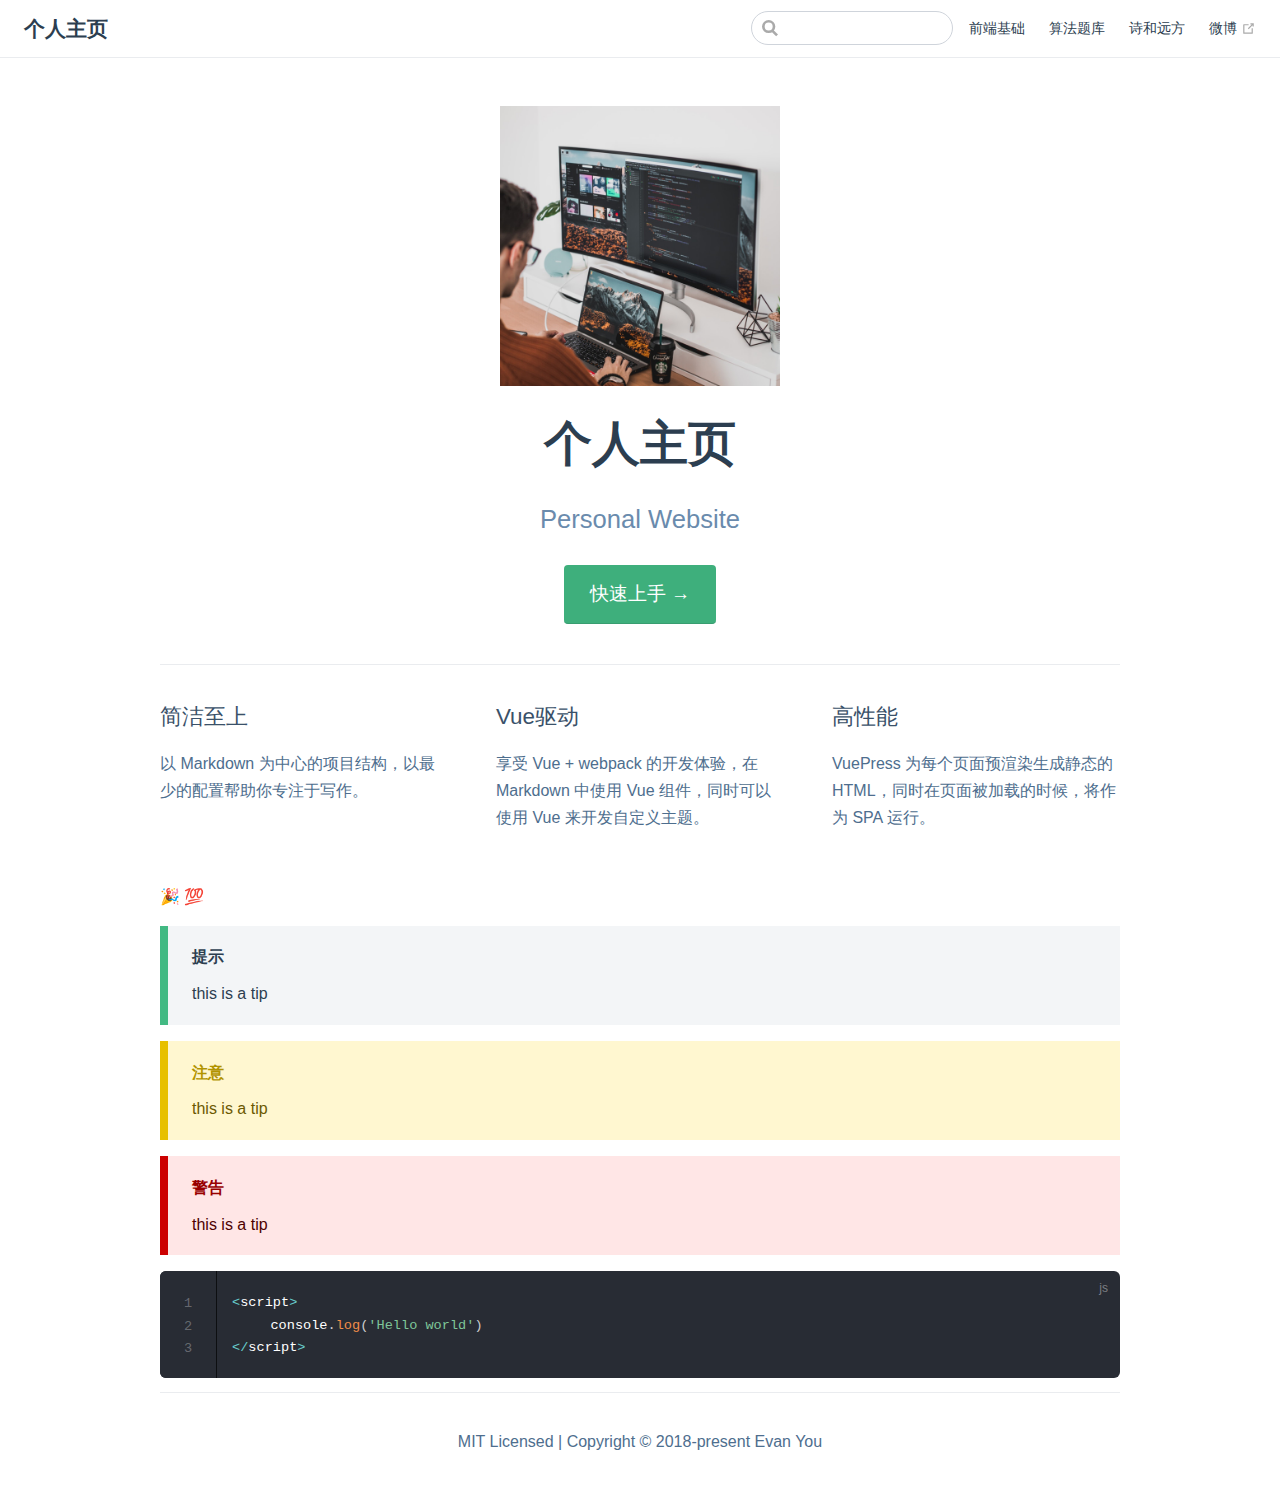
<file: index.html>
<!DOCTYPE html>
<html lang="en-US">
  <head>
    <meta charset="utf-8">
    <meta name="viewport" content="width=device-width,initial-scale=1">
    <title>个人主页</title>
    <meta name="generator" content="VuePress 1.9.7">
    <link rel="icon" href="/images/photo.jpg">
    <link rel="manifest" href="/images/photo.jpg">
    <link rel="apple-touch-icon" href="/images/photo.jpg">
    <meta name="description" content="Personal Website">
    <meta http-quiv="pragma" cotent="no-cache">
    <meta http-quiv="pragma" cotent="no-cache,must-revalidate">
    <meta http-quiv="expires" cotent="0">
    
    <link rel="preload" href="/assets/css/0.styles.cef1d1f4.css" as="style"><link rel="preload" href="/assets/js/app.2505327f.js" as="script"><link rel="preload" href="/assets/js/2.5cd5e632.js" as="script"><link rel="preload" href="/assets/js/7.28384bcd.js" as="script"><link rel="prefetch" href="/assets/js/10.49a73231.js"><link rel="prefetch" href="/assets/js/11.fc801663.js"><link rel="prefetch" href="/assets/js/3.918bf1d5.js"><link rel="prefetch" href="/assets/js/4.2e4b99cb.js"><link rel="prefetch" href="/assets/js/5.b2ef3f13.js"><link rel="prefetch" href="/assets/js/6.44c9a7ff.js"><link rel="prefetch" href="/assets/js/8.82dd7087.js"><link rel="prefetch" href="/assets/js/9.907a7867.js">
    <link rel="stylesheet" href="/assets/css/0.styles.cef1d1f4.css">
  </head>
  <body>
    <div id="app" data-server-rendered="true"><div class="theme-container no-sidebar"><header class="navbar"><div class="sidebar-button"><svg xmlns="http://www.w3.org/2000/svg" aria-hidden="true" role="img" viewBox="0 0 448 512" class="icon"><path fill="currentColor" d="M436 124H12c-6.627 0-12-5.373-12-12V80c0-6.627 5.373-12 12-12h424c6.627 0 12 5.373 12 12v32c0 6.627-5.373 12-12 12zm0 160H12c-6.627 0-12-5.373-12-12v-32c0-6.627 5.373-12 12-12h424c6.627 0 12 5.373 12 12v32c0 6.627-5.373 12-12 12zm0 160H12c-6.627 0-12-5.373-12-12v-32c0-6.627 5.373-12 12-12h424c6.627 0 12 5.373 12 12v32c0 6.627-5.373 12-12 12z"></path></svg></div> <a href="/" aria-current="page" class="home-link router-link-exact-active router-link-active"><!----> <span class="site-name">个人主页</span></a> <div class="links"><div class="search-box"><input aria-label="Search" autocomplete="off" spellcheck="false" value=""> <!----></div> <nav class="nav-links can-hide"><div class="nav-item"><a href="/accumulate/" class="nav-link">
  前端基础
</a></div><div class="nav-item"><a href="/algorithm/" class="nav-link">
  算法题库
</a></div><div class="nav-item"><a href="/others/" class="nav-link">
  诗和远方
</a></div><div class="nav-item"><a href="https://baidu.com" target="_blank" rel="noopener noreferrer" class="nav-link external">
  微博
  <span><svg xmlns="http://www.w3.org/2000/svg" aria-hidden="true" focusable="false" x="0px" y="0px" viewBox="0 0 100 100" width="15" height="15" class="icon outbound"><path fill="currentColor" d="M18.8,85.1h56l0,0c2.2,0,4-1.8,4-4v-32h-8v28h-48v-48h28v-8h-32l0,0c-2.2,0-4,1.8-4,4v56C14.8,83.3,16.6,85.1,18.8,85.1z"></path> <polygon fill="currentColor" points="45.7,48.7 51.3,54.3 77.2,28.5 77.2,37.2 85.2,37.2 85.2,14.9 62.8,14.9 62.8,22.9 71.5,22.9"></polygon></svg> <span class="sr-only">(opens new window)</span></span></a></div> <!----></nav></div></header> <div class="sidebar-mask"></div> <aside class="sidebar"><nav class="nav-links"><div class="nav-item"><a href="/accumulate/" class="nav-link">
  前端基础
</a></div><div class="nav-item"><a href="/algorithm/" class="nav-link">
  算法题库
</a></div><div class="nav-item"><a href="/others/" class="nav-link">
  诗和远方
</a></div><div class="nav-item"><a href="https://baidu.com" target="_blank" rel="noopener noreferrer" class="nav-link external">
  微博
  <span><svg xmlns="http://www.w3.org/2000/svg" aria-hidden="true" focusable="false" x="0px" y="0px" viewBox="0 0 100 100" width="15" height="15" class="icon outbound"><path fill="currentColor" d="M18.8,85.1h56l0,0c2.2,0,4-1.8,4-4v-32h-8v28h-48v-48h28v-8h-32l0,0c-2.2,0-4,1.8-4,4v56C14.8,83.3,16.6,85.1,18.8,85.1z"></path> <polygon fill="currentColor" points="45.7,48.7 51.3,54.3 77.2,28.5 77.2,37.2 85.2,37.2 85.2,14.9 62.8,14.9 62.8,22.9 71.5,22.9"></polygon></svg> <span class="sr-only">(opens new window)</span></span></a></div> <!----></nav>  <ul class="sidebar-links"><li><section class="sidebar-group depth-0"><p class="sidebar-heading open"><span>Home</span> <!----></p> <!----></section></li></ul> </aside> <main aria-labelledby="main-title" class="home"><header class="hero"><img src="/images/photo.jpg" alt="hero"> <h1 id="main-title">
      个人主页
    </h1> <p class="description">
      Personal Website
    </p> <p class="action"><a href="/guide.html" class="nav-link action-button">
  快速上手 →
</a></p></header> <div class="features"><div class="feature"><h2>简洁至上</h2> <p>以 Markdown 为中心的项目结构，以最少的配置帮助你专注于写作。</p></div><div class="feature"><h2>Vue驱动</h2> <p>享受 Vue + webpack 的开发体验，在 Markdown 中使用 Vue 组件，同时可以使用 Vue 来开发自定义主题。</p></div><div class="feature"><h2>高性能</h2> <p>VuePress 为每个页面预渲染生成静态的 HTML，同时在页面被加载的时候，将作为 SPA 运行。</p></div></div> <div class="theme-default-content custom content__default"><p>🎉 💯</p> <div class="custom-block tip"><p class="custom-block-title">提示</p> <p>this is a tip</p></div> <div class="custom-block warning"><p class="custom-block-title">注意</p> <p>this is a tip</p></div> <div class="custom-block danger"><p class="custom-block-title">警告</p> <p>this is a tip</p></div> <div class="language-js line-numbers-mode"><pre class="language-js"><code><span class="token operator">&lt;</span>script<span class="token operator">&gt;</span>
	console<span class="token punctuation">.</span><span class="token function">log</span><span class="token punctuation">(</span><span class="token string">'Hello world'</span><span class="token punctuation">)</span>
<span class="token operator">&lt;</span><span class="token operator">/</span>script<span class="token operator">&gt;</span>
</code></pre> <div class="line-numbers-wrapper"><span class="line-number">1</span><br><span class="line-number">2</span><br><span class="line-number">3</span><br></div></div></div> <div class="footer">
    MIT Licensed | Copyright © 2018-present Evan You
  </div></main></div><div class="global-ui"></div></div>
    <script src="/assets/js/app.2505327f.js" defer></script><script src="/assets/js/2.5cd5e632.js" defer></script><script src="/assets/js/7.28384bcd.js" defer></script>
  </body>
</html>
</file>
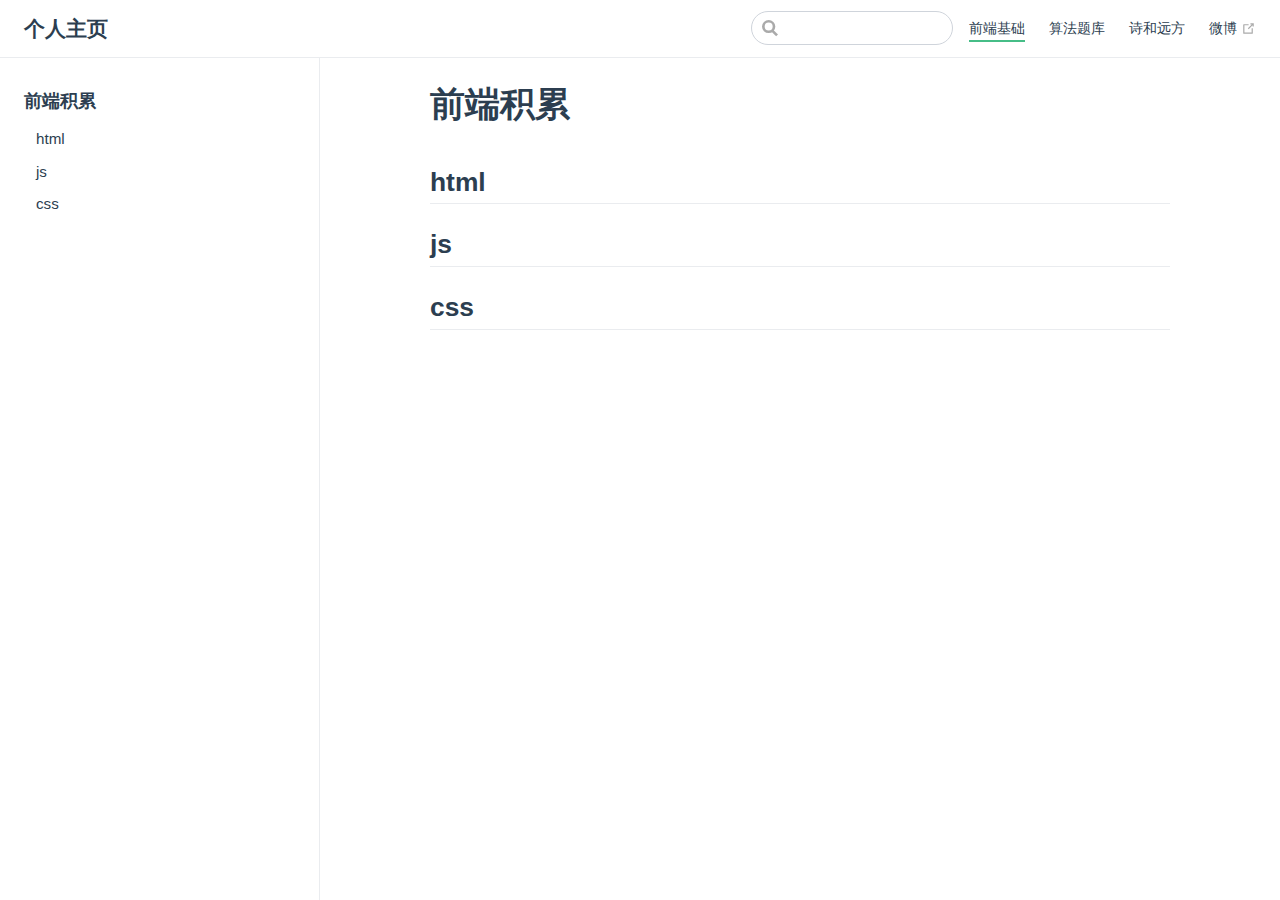
<file: accumulate/index.html>
<!DOCTYPE html>
<html lang="en-US">
  <head>
    <meta charset="utf-8">
    <meta name="viewport" content="width=device-width,initial-scale=1">
    <title>前端积累 | 个人主页</title>
    <meta name="generator" content="VuePress 1.9.7">
    <link rel="icon" href="/images/photo.jpg">
    <link rel="manifest" href="/images/photo.jpg">
    <link rel="apple-touch-icon" href="/images/photo.jpg">
    <meta name="description" content="Personal Website">
    <meta http-quiv="pragma" cotent="no-cache">
    <meta http-quiv="pragma" cotent="no-cache,must-revalidate">
    <meta http-quiv="expires" cotent="0">
    
    <link rel="preload" href="/assets/css/0.styles.cef1d1f4.css" as="style"><link rel="preload" href="/assets/js/app.2505327f.js" as="script"><link rel="preload" href="/assets/js/2.5cd5e632.js" as="script"><link rel="preload" href="/assets/js/8.82dd7087.js" as="script"><link rel="prefetch" href="/assets/js/10.49a73231.js"><link rel="prefetch" href="/assets/js/11.fc801663.js"><link rel="prefetch" href="/assets/js/3.918bf1d5.js"><link rel="prefetch" href="/assets/js/4.2e4b99cb.js"><link rel="prefetch" href="/assets/js/5.b2ef3f13.js"><link rel="prefetch" href="/assets/js/6.44c9a7ff.js"><link rel="prefetch" href="/assets/js/7.28384bcd.js"><link rel="prefetch" href="/assets/js/9.907a7867.js">
    <link rel="stylesheet" href="/assets/css/0.styles.cef1d1f4.css">
  </head>
  <body>
    <div id="app" data-server-rendered="true"><div class="theme-container"><header class="navbar"><div class="sidebar-button"><svg xmlns="http://www.w3.org/2000/svg" aria-hidden="true" role="img" viewBox="0 0 448 512" class="icon"><path fill="currentColor" d="M436 124H12c-6.627 0-12-5.373-12-12V80c0-6.627 5.373-12 12-12h424c6.627 0 12 5.373 12 12v32c0 6.627-5.373 12-12 12zm0 160H12c-6.627 0-12-5.373-12-12v-32c0-6.627 5.373-12 12-12h424c6.627 0 12 5.373 12 12v32c0 6.627-5.373 12-12 12zm0 160H12c-6.627 0-12-5.373-12-12v-32c0-6.627 5.373-12 12-12h424c6.627 0 12 5.373 12 12v32c0 6.627-5.373 12-12 12z"></path></svg></div> <a href="/" class="home-link router-link-active"><!----> <span class="site-name">个人主页</span></a> <div class="links"><div class="search-box"><input aria-label="Search" autocomplete="off" spellcheck="false" value=""> <!----></div> <nav class="nav-links can-hide"><div class="nav-item"><a href="/accumulate/" aria-current="page" class="nav-link router-link-exact-active router-link-active">
  前端基础
</a></div><div class="nav-item"><a href="/algorithm/" class="nav-link">
  算法题库
</a></div><div class="nav-item"><a href="/others/" class="nav-link">
  诗和远方
</a></div><div class="nav-item"><a href="https://baidu.com" target="_blank" rel="noopener noreferrer" class="nav-link external">
  微博
  <span><svg xmlns="http://www.w3.org/2000/svg" aria-hidden="true" focusable="false" x="0px" y="0px" viewBox="0 0 100 100" width="15" height="15" class="icon outbound"><path fill="currentColor" d="M18.8,85.1h56l0,0c2.2,0,4-1.8,4-4v-32h-8v28h-48v-48h28v-8h-32l0,0c-2.2,0-4,1.8-4,4v56C14.8,83.3,16.6,85.1,18.8,85.1z"></path> <polygon fill="currentColor" points="45.7,48.7 51.3,54.3 77.2,28.5 77.2,37.2 85.2,37.2 85.2,14.9 62.8,14.9 62.8,22.9 71.5,22.9"></polygon></svg> <span class="sr-only">(opens new window)</span></span></a></div> <!----></nav></div></header> <div class="sidebar-mask"></div> <aside class="sidebar"><nav class="nav-links"><div class="nav-item"><a href="/accumulate/" aria-current="page" class="nav-link router-link-exact-active router-link-active">
  前端基础
</a></div><div class="nav-item"><a href="/algorithm/" class="nav-link">
  算法题库
</a></div><div class="nav-item"><a href="/others/" class="nav-link">
  诗和远方
</a></div><div class="nav-item"><a href="https://baidu.com" target="_blank" rel="noopener noreferrer" class="nav-link external">
  微博
  <span><svg xmlns="http://www.w3.org/2000/svg" aria-hidden="true" focusable="false" x="0px" y="0px" viewBox="0 0 100 100" width="15" height="15" class="icon outbound"><path fill="currentColor" d="M18.8,85.1h56l0,0c2.2,0,4-1.8,4-4v-32h-8v28h-48v-48h28v-8h-32l0,0c-2.2,0-4,1.8-4,4v56C14.8,83.3,16.6,85.1,18.8,85.1z"></path> <polygon fill="currentColor" points="45.7,48.7 51.3,54.3 77.2,28.5 77.2,37.2 85.2,37.2 85.2,14.9 62.8,14.9 62.8,22.9 71.5,22.9"></polygon></svg> <span class="sr-only">(opens new window)</span></span></a></div> <!----></nav>  <ul class="sidebar-links"><li><section class="sidebar-group depth-0"><p class="sidebar-heading open"><span>前端积累</span> <!----></p> <ul class="sidebar-links sidebar-group-items"><li><a href="/accumulate/#html" class="sidebar-link">html</a><ul class="sidebar-sub-headers"></ul></li><li><a href="/accumulate/#js" class="sidebar-link">js</a><ul class="sidebar-sub-headers"></ul></li><li><a href="/accumulate/#css" class="sidebar-link">css</a><ul class="sidebar-sub-headers"></ul></li></ul></section></li></ul> </aside> <main class="page"> <div class="theme-default-content content__default"><h1 id="前端积累"><a href="#前端积累" class="header-anchor">#</a> 前端积累</h1> <h2 id="html"><a href="#html" class="header-anchor">#</a> html</h2> <h2 id="js"><a href="#js" class="header-anchor">#</a> js</h2> <h2 id="css"><a href="#css" class="header-anchor">#</a> css</h2></div> <footer class="page-edit"><!----> <!----></footer> <!----> </main></div><div class="global-ui"></div></div>
    <script src="/assets/js/app.2505327f.js" defer></script><script src="/assets/js/2.5cd5e632.js" defer></script><script src="/assets/js/8.82dd7087.js" defer></script>
  </body>
</html>
</file>
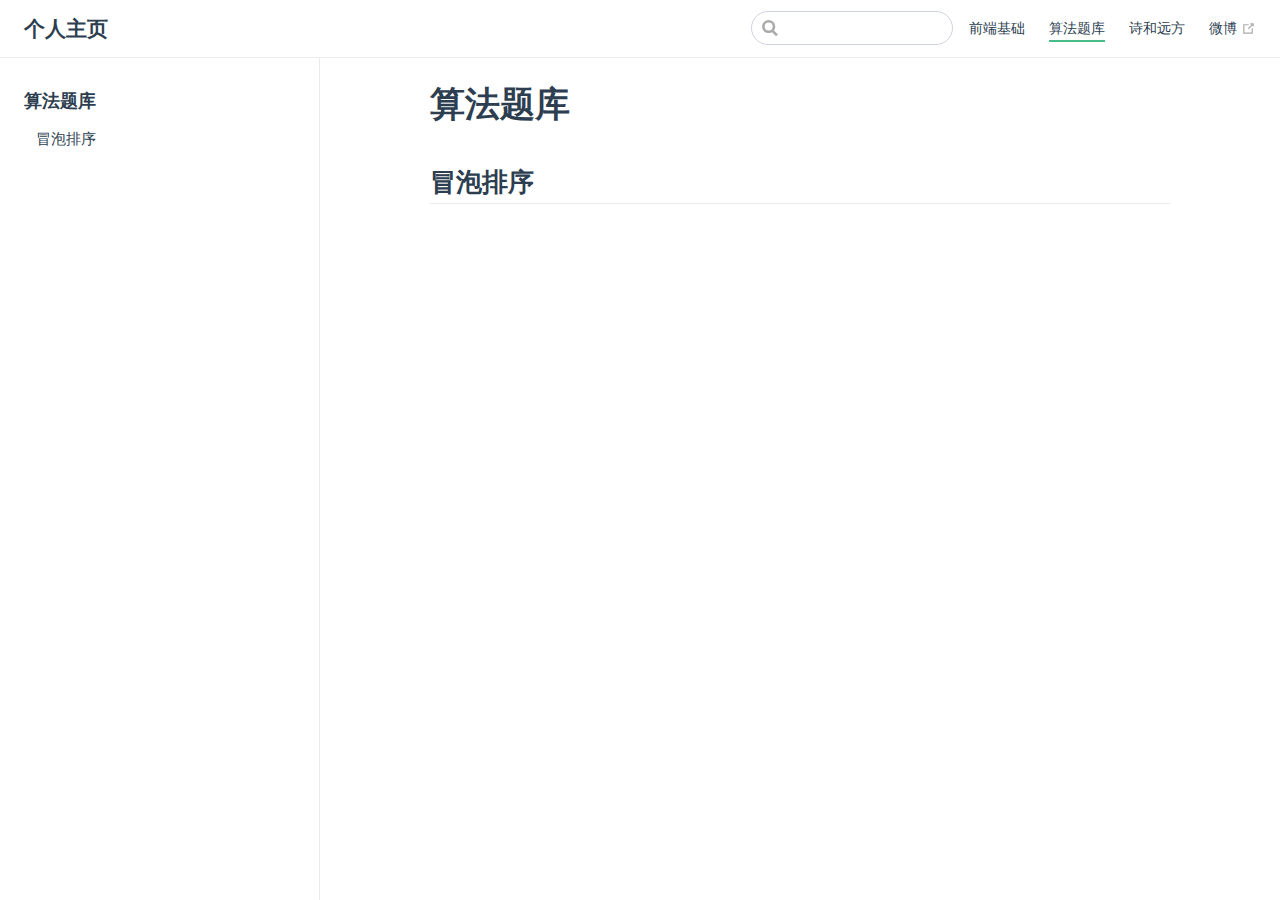
<file: algorithm/index.html>
<!DOCTYPE html>
<html lang="en-US">
  <head>
    <meta charset="utf-8">
    <meta name="viewport" content="width=device-width,initial-scale=1">
    <title>算法题库 | 个人主页</title>
    <meta name="generator" content="VuePress 1.9.7">
    <link rel="icon" href="/images/photo.jpg">
    <link rel="manifest" href="/images/photo.jpg">
    <link rel="apple-touch-icon" href="/images/photo.jpg">
    <meta name="description" content="Personal Website">
    <meta http-quiv="pragma" cotent="no-cache">
    <meta http-quiv="pragma" cotent="no-cache,must-revalidate">
    <meta http-quiv="expires" cotent="0">
    
    <link rel="preload" href="/assets/css/0.styles.cef1d1f4.css" as="style"><link rel="preload" href="/assets/js/app.2505327f.js" as="script"><link rel="preload" href="/assets/js/2.5cd5e632.js" as="script"><link rel="preload" href="/assets/js/9.907a7867.js" as="script"><link rel="prefetch" href="/assets/js/10.49a73231.js"><link rel="prefetch" href="/assets/js/11.fc801663.js"><link rel="prefetch" href="/assets/js/3.918bf1d5.js"><link rel="prefetch" href="/assets/js/4.2e4b99cb.js"><link rel="prefetch" href="/assets/js/5.b2ef3f13.js"><link rel="prefetch" href="/assets/js/6.44c9a7ff.js"><link rel="prefetch" href="/assets/js/7.28384bcd.js"><link rel="prefetch" href="/assets/js/8.82dd7087.js">
    <link rel="stylesheet" href="/assets/css/0.styles.cef1d1f4.css">
  </head>
  <body>
    <div id="app" data-server-rendered="true"><div class="theme-container"><header class="navbar"><div class="sidebar-button"><svg xmlns="http://www.w3.org/2000/svg" aria-hidden="true" role="img" viewBox="0 0 448 512" class="icon"><path fill="currentColor" d="M436 124H12c-6.627 0-12-5.373-12-12V80c0-6.627 5.373-12 12-12h424c6.627 0 12 5.373 12 12v32c0 6.627-5.373 12-12 12zm0 160H12c-6.627 0-12-5.373-12-12v-32c0-6.627 5.373-12 12-12h424c6.627 0 12 5.373 12 12v32c0 6.627-5.373 12-12 12zm0 160H12c-6.627 0-12-5.373-12-12v-32c0-6.627 5.373-12 12-12h424c6.627 0 12 5.373 12 12v32c0 6.627-5.373 12-12 12z"></path></svg></div> <a href="/" class="home-link router-link-active"><!----> <span class="site-name">个人主页</span></a> <div class="links"><div class="search-box"><input aria-label="Search" autocomplete="off" spellcheck="false" value=""> <!----></div> <nav class="nav-links can-hide"><div class="nav-item"><a href="/accumulate/" class="nav-link">
  前端基础
</a></div><div class="nav-item"><a href="/algorithm/" aria-current="page" class="nav-link router-link-exact-active router-link-active">
  算法题库
</a></div><div class="nav-item"><a href="/others/" class="nav-link">
  诗和远方
</a></div><div class="nav-item"><a href="https://baidu.com" target="_blank" rel="noopener noreferrer" class="nav-link external">
  微博
  <span><svg xmlns="http://www.w3.org/2000/svg" aria-hidden="true" focusable="false" x="0px" y="0px" viewBox="0 0 100 100" width="15" height="15" class="icon outbound"><path fill="currentColor" d="M18.8,85.1h56l0,0c2.2,0,4-1.8,4-4v-32h-8v28h-48v-48h28v-8h-32l0,0c-2.2,0-4,1.8-4,4v56C14.8,83.3,16.6,85.1,18.8,85.1z"></path> <polygon fill="currentColor" points="45.7,48.7 51.3,54.3 77.2,28.5 77.2,37.2 85.2,37.2 85.2,14.9 62.8,14.9 62.8,22.9 71.5,22.9"></polygon></svg> <span class="sr-only">(opens new window)</span></span></a></div> <!----></nav></div></header> <div class="sidebar-mask"></div> <aside class="sidebar"><nav class="nav-links"><div class="nav-item"><a href="/accumulate/" class="nav-link">
  前端基础
</a></div><div class="nav-item"><a href="/algorithm/" aria-current="page" class="nav-link router-link-exact-active router-link-active">
  算法题库
</a></div><div class="nav-item"><a href="/others/" class="nav-link">
  诗和远方
</a></div><div class="nav-item"><a href="https://baidu.com" target="_blank" rel="noopener noreferrer" class="nav-link external">
  微博
  <span><svg xmlns="http://www.w3.org/2000/svg" aria-hidden="true" focusable="false" x="0px" y="0px" viewBox="0 0 100 100" width="15" height="15" class="icon outbound"><path fill="currentColor" d="M18.8,85.1h56l0,0c2.2,0,4-1.8,4-4v-32h-8v28h-48v-48h28v-8h-32l0,0c-2.2,0-4,1.8-4,4v56C14.8,83.3,16.6,85.1,18.8,85.1z"></path> <polygon fill="currentColor" points="45.7,48.7 51.3,54.3 77.2,28.5 77.2,37.2 85.2,37.2 85.2,14.9 62.8,14.9 62.8,22.9 71.5,22.9"></polygon></svg> <span class="sr-only">(opens new window)</span></span></a></div> <!----></nav>  <ul class="sidebar-links"><li><section class="sidebar-group depth-0"><p class="sidebar-heading open"><span>算法题库</span> <!----></p> <ul class="sidebar-links sidebar-group-items"><li><a href="/algorithm/#冒泡排序" class="sidebar-link">冒泡排序</a><ul class="sidebar-sub-headers"></ul></li></ul></section></li></ul> </aside> <main class="page"> <div class="theme-default-content content__default"><h1 id="算法题库"><a href="#算法题库" class="header-anchor">#</a> 算法题库</h1> <h2 id="冒泡排序"><a href="#冒泡排序" class="header-anchor">#</a> 冒泡排序</h2></div> <footer class="page-edit"><!----> <!----></footer> <!----> </main></div><div class="global-ui"></div></div>
    <script src="/assets/js/app.2505327f.js" defer></script><script src="/assets/js/2.5cd5e632.js" defer></script><script src="/assets/js/9.907a7867.js" defer></script>
  </body>
</html>
</file>
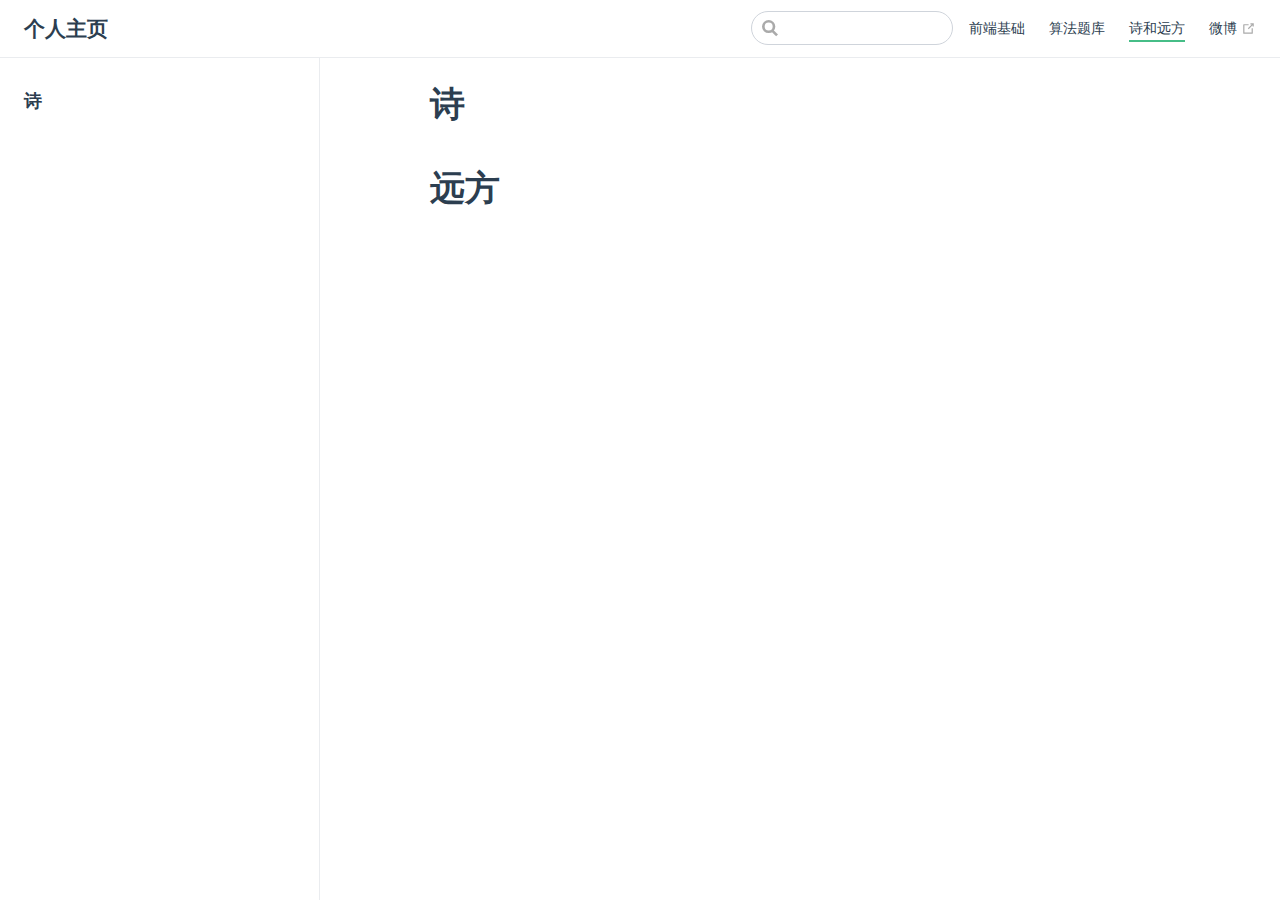
<file: others/index.html>
<!DOCTYPE html>
<html lang="en-US">
  <head>
    <meta charset="utf-8">
    <meta name="viewport" content="width=device-width,initial-scale=1">
    <title>诗 | 个人主页</title>
    <meta name="generator" content="VuePress 1.9.7">
    <link rel="icon" href="/images/photo.jpg">
    <link rel="manifest" href="/images/photo.jpg">
    <link rel="apple-touch-icon" href="/images/photo.jpg">
    <meta name="description" content="Personal Website">
    <meta http-quiv="pragma" cotent="no-cache">
    <meta http-quiv="pragma" cotent="no-cache,must-revalidate">
    <meta http-quiv="expires" cotent="0">
    
    <link rel="preload" href="/assets/css/0.styles.cef1d1f4.css" as="style"><link rel="preload" href="/assets/js/app.2505327f.js" as="script"><link rel="preload" href="/assets/js/2.5cd5e632.js" as="script"><link rel="preload" href="/assets/js/11.fc801663.js" as="script"><link rel="prefetch" href="/assets/js/10.49a73231.js"><link rel="prefetch" href="/assets/js/3.918bf1d5.js"><link rel="prefetch" href="/assets/js/4.2e4b99cb.js"><link rel="prefetch" href="/assets/js/5.b2ef3f13.js"><link rel="prefetch" href="/assets/js/6.44c9a7ff.js"><link rel="prefetch" href="/assets/js/7.28384bcd.js"><link rel="prefetch" href="/assets/js/8.82dd7087.js"><link rel="prefetch" href="/assets/js/9.907a7867.js">
    <link rel="stylesheet" href="/assets/css/0.styles.cef1d1f4.css">
  </head>
  <body>
    <div id="app" data-server-rendered="true"><div class="theme-container"><header class="navbar"><div class="sidebar-button"><svg xmlns="http://www.w3.org/2000/svg" aria-hidden="true" role="img" viewBox="0 0 448 512" class="icon"><path fill="currentColor" d="M436 124H12c-6.627 0-12-5.373-12-12V80c0-6.627 5.373-12 12-12h424c6.627 0 12 5.373 12 12v32c0 6.627-5.373 12-12 12zm0 160H12c-6.627 0-12-5.373-12-12v-32c0-6.627 5.373-12 12-12h424c6.627 0 12 5.373 12 12v32c0 6.627-5.373 12-12 12zm0 160H12c-6.627 0-12-5.373-12-12v-32c0-6.627 5.373-12 12-12h424c6.627 0 12 5.373 12 12v32c0 6.627-5.373 12-12 12z"></path></svg></div> <a href="/" class="home-link router-link-active"><!----> <span class="site-name">个人主页</span></a> <div class="links"><div class="search-box"><input aria-label="Search" autocomplete="off" spellcheck="false" value=""> <!----></div> <nav class="nav-links can-hide"><div class="nav-item"><a href="/accumulate/" class="nav-link">
  前端基础
</a></div><div class="nav-item"><a href="/algorithm/" class="nav-link">
  算法题库
</a></div><div class="nav-item"><a href="/others/" aria-current="page" class="nav-link router-link-exact-active router-link-active">
  诗和远方
</a></div><div class="nav-item"><a href="https://baidu.com" target="_blank" rel="noopener noreferrer" class="nav-link external">
  微博
  <span><svg xmlns="http://www.w3.org/2000/svg" aria-hidden="true" focusable="false" x="0px" y="0px" viewBox="0 0 100 100" width="15" height="15" class="icon outbound"><path fill="currentColor" d="M18.8,85.1h56l0,0c2.2,0,4-1.8,4-4v-32h-8v28h-48v-48h28v-8h-32l0,0c-2.2,0-4,1.8-4,4v56C14.8,83.3,16.6,85.1,18.8,85.1z"></path> <polygon fill="currentColor" points="45.7,48.7 51.3,54.3 77.2,28.5 77.2,37.2 85.2,37.2 85.2,14.9 62.8,14.9 62.8,22.9 71.5,22.9"></polygon></svg> <span class="sr-only">(opens new window)</span></span></a></div> <!----></nav></div></header> <div class="sidebar-mask"></div> <aside class="sidebar"><nav class="nav-links"><div class="nav-item"><a href="/accumulate/" class="nav-link">
  前端基础
</a></div><div class="nav-item"><a href="/algorithm/" class="nav-link">
  算法题库
</a></div><div class="nav-item"><a href="/others/" aria-current="page" class="nav-link router-link-exact-active router-link-active">
  诗和远方
</a></div><div class="nav-item"><a href="https://baidu.com" target="_blank" rel="noopener noreferrer" class="nav-link external">
  微博
  <span><svg xmlns="http://www.w3.org/2000/svg" aria-hidden="true" focusable="false" x="0px" y="0px" viewBox="0 0 100 100" width="15" height="15" class="icon outbound"><path fill="currentColor" d="M18.8,85.1h56l0,0c2.2,0,4-1.8,4-4v-32h-8v28h-48v-48h28v-8h-32l0,0c-2.2,0-4,1.8-4,4v56C14.8,83.3,16.6,85.1,18.8,85.1z"></path> <polygon fill="currentColor" points="45.7,48.7 51.3,54.3 77.2,28.5 77.2,37.2 85.2,37.2 85.2,14.9 62.8,14.9 62.8,22.9 71.5,22.9"></polygon></svg> <span class="sr-only">(opens new window)</span></span></a></div> <!----></nav>  <ul class="sidebar-links"><li><section class="sidebar-group depth-0"><p class="sidebar-heading open"><span>诗</span> <!----></p> <!----></section></li></ul> </aside> <main class="page"> <div class="theme-default-content content__default"><h1 id="诗"><a href="#诗" class="header-anchor">#</a> 诗</h1> <h1 id="远方"><a href="#远方" class="header-anchor">#</a> 远方</h1></div> <footer class="page-edit"><!----> <!----></footer> <!----> </main></div><div class="global-ui"></div></div>
    <script src="/assets/js/app.2505327f.js" defer></script><script src="/assets/js/2.5cd5e632.js" defer></script><script src="/assets/js/11.fc801663.js" defer></script>
  </body>
</html>
</file>
<file: assets/css/0.styles.cef1d1f4.css>
code[class*=language-],pre[class*=language-]{color:#ccc;background:none;font-family:Consolas,Monaco,Andale Mono,Ubuntu Mono,monospace;font-size:1em;text-align:left;white-space:pre;word-spacing:normal;word-break:normal;word-wrap:normal;line-height:1.5;tab-size:4;-webkit-hyphens:none;hyphens:none}pre[class*=language-]{padding:1em;margin:.5em 0;overflow:auto}:not(pre)>code[class*=language-],pre[class*=language-]{background:#2d2d2d}:not(pre)>code[class*=language-]{padding:.1em;border-radius:.3em;white-space:normal}.token.block-comment,.token.cdata,.token.comment,.token.doctype,.token.prolog{color:#999}.token.punctuation{color:#ccc}.token.attr-name,.token.deleted,.token.namespace,.token.tag{color:#e2777a}.token.function-name{color:#6196cc}.token.boolean,.token.function,.token.number{color:#f08d49}.token.class-name,.token.constant,.token.property,.token.symbol{color:#f8c555}.token.atrule,.token.builtin,.token.important,.token.keyword,.token.selector{color:#cc99cd}.token.attr-value,.token.char,.token.regex,.token.string,.token.variable{color:#7ec699}.token.entity,.token.operator,.token.url{color:#67cdcc}.token.bold,.token.important{font-weight:700}.token.italic{font-style:italic}.token.entity{cursor:help}.token.inserted{color:green}.theme-default-content code{color:#476582;padding:.25rem .5rem;margin:0;font-size:.85em;background-color:rgba(27,31,35,.05);border-radius:3px}.theme-default-content code .token.deleted{color:#ec5975}.theme-default-content code .token.inserted{color:#3eaf7c}.theme-default-content pre,.theme-default-content pre[class*=language-]{line-height:1.4;padding:1.25rem 1.5rem;margin:.85rem 0;background-color:#282c34;border-radius:6px;overflow:auto}.theme-default-content pre[class*=language-] code,.theme-default-content pre code{color:#fff;padding:0;background-color:initial;border-radius:0}div[class*=language-]{position:relative;background-color:#282c34;border-radius:6px}div[class*=language-] .highlight-lines{-webkit-user-select:none;user-select:none;padding-top:1.3rem;position:absolute;top:0;left:0;width:100%;line-height:1.4}div[class*=language-] .highlight-lines .highlighted{background-color:rgba(0,0,0,.66)}div[class*=language-] pre,div[class*=language-] pre[class*=language-]{background:transparent;position:relative;z-index:1}div[class*=language-]:before{position:absolute;z-index:3;top:.8em;right:1em;font-size:.75rem;color:hsla(0,0%,100%,.4)}div[class*=language-]:not(.line-numbers-mode) .line-numbers-wrapper{display:none}div[class*=language-].line-numbers-mode .highlight-lines .highlighted{position:relative}div[class*=language-].line-numbers-mode .highlight-lines .highlighted:before{content:" ";position:absolute;z-index:3;left:0;top:0;display:block;width:3.5rem;height:100%;background-color:rgba(0,0,0,.66)}div[class*=language-].line-numbers-mode pre{padding-left:4.5rem;vertical-align:middle}div[class*=language-].line-numbers-mode .line-numbers-wrapper{position:absolute;top:0;width:3.5rem;text-align:center;color:hsla(0,0%,100%,.3);padding:1.25rem 0;line-height:1.4}div[class*=language-].line-numbers-mode .line-numbers-wrapper br{-webkit-user-select:none;user-select:none}div[class*=language-].line-numbers-mode .line-numbers-wrapper .line-number{position:relative;z-index:4;-webkit-user-select:none;user-select:none;font-size:.85em}div[class*=language-].line-numbers-mode:after{content:"";position:absolute;z-index:2;top:0;left:0;width:3.5rem;height:100%;border-radius:6px 0 0 6px;border-right:1px solid rgba(0,0,0,.66);background-color:#282c34}div[class~=language-js]:before{content:"js"}div[class~=language-ts]:before{content:"ts"}div[class~=language-html]:before{content:"html"}div[class~=language-md]:before{content:"md"}div[class~=language-vue]:before{content:"vue"}div[class~=language-css]:before{content:"css"}div[class~=language-sass]:before{content:"sass"}div[class~=language-scss]:before{content:"scss"}div[class~=language-less]:before{content:"less"}div[class~=language-stylus]:before{content:"stylus"}div[class~=language-go]:before{content:"go"}div[class~=language-java]:before{content:"java"}div[class~=language-c]:before{content:"c"}div[class~=language-sh]:before{content:"sh"}div[class~=language-yaml]:before{content:"yaml"}div[class~=language-py]:before{content:"py"}div[class~=language-docker]:before{content:"docker"}div[class~=language-dockerfile]:before{content:"dockerfile"}div[class~=language-makefile]:before{content:"makefile"}div[class~=language-javascript]:before{content:"js"}div[class~=language-typescript]:before{content:"ts"}div[class~=language-markup]:before{content:"html"}div[class~=language-markdown]:before{content:"md"}div[class~=language-json]:before{content:"json"}div[class~=language-ruby]:before{content:"rb"}div[class~=language-python]:before{content:"py"}div[class~=language-bash]:before{content:"sh"}div[class~=language-php]:before{content:"php"}.custom-block .custom-block-title{font-weight:600;margin-bottom:-.4rem}.custom-block.danger,.custom-block.tip,.custom-block.warning{padding:.1rem 1.5rem;border-left-width:.5rem;border-left-style:solid;margin:1rem 0}.custom-block.tip{background-color:#f3f5f7;border-color:#42b983}.custom-block.warning{background-color:rgba(255,229,100,.3);border-color:#e7c000;color:#6b5900}.custom-block.warning .custom-block-title{color:#b29400}.custom-block.warning a{color:#2c3e50}.custom-block.danger{background-color:#ffe6e6;border-color:#c00;color:#4d0000}.custom-block.danger .custom-block-title{color:#900}.custom-block.danger a{color:#2c3e50}.custom-block.details{display:block;position:relative;border-radius:2px;margin:1.6em 0;padding:1.6em;background-color:#eee}.custom-block.details h4{margin-top:0}.custom-block.details figure:last-child,.custom-block.details p:last-child{margin-bottom:0;padding-bottom:0}.custom-block.details summary{outline:none;cursor:pointer}.arrow{display:inline-block;width:0;height:0}.arrow.up{border-bottom:6px solid #ccc}.arrow.down,.arrow.up{border-left:4px solid transparent;border-right:4px solid transparent}.arrow.down{border-top:6px solid #ccc}.arrow.right{border-left:6px solid #ccc}.arrow.left,.arrow.right{border-top:4px solid transparent;border-bottom:4px solid transparent}.arrow.left{border-right:6px solid #ccc}.theme-default-content:not(.custom){max-width:740px;margin:0 auto;padding:2rem 2.5rem}@media (max-width:959px){.theme-default-content:not(.custom){padding:2rem}}@media (max-width:419px){.theme-default-content:not(.custom){padding:1.5rem}}.table-of-contents .badge{vertical-align:middle}body,html{padding:0;margin:0;background-color:#fff}body{font-family:-apple-system,BlinkMacSystemFont,Segoe UI,Roboto,Oxygen,Ubuntu,Cantarell,Fira Sans,Droid Sans,Helvetica Neue,sans-serif;-webkit-font-smoothing:antialiased;-moz-osx-font-smoothing:grayscale;font-size:16px;color:#2c3e50}.page{padding-left:20rem}.navbar{z-index:20;right:0;height:3.6rem;background-color:#fff;box-sizing:border-box;border-bottom:1px solid #eaecef}.navbar,.sidebar-mask{position:fixed;top:0;left:0}.sidebar-mask{z-index:9;width:100vw;height:100vh;display:none}.sidebar{font-size:16px;background-color:#fff;width:20rem;position:fixed;z-index:10;margin:0;top:3.6rem;left:0;bottom:0;box-sizing:border-box;border-right:1px solid #eaecef;overflow-y:auto}.theme-default-content:not(.custom)>:first-child{margin-top:3.6rem}.theme-default-content:not(.custom) a:hover{text-decoration:underline}.theme-default-content:not(.custom) p.demo{padding:1rem 1.5rem;border:1px solid #ddd;border-radius:4px}.theme-default-content:not(.custom) img{max-width:100%}.theme-default-content.custom{padding:0;margin:0}.theme-default-content.custom img{max-width:100%}a{font-weight:500;text-decoration:none}a,p a code{color:#3eaf7c}p a code{font-weight:400}kbd{background:#eee;border:.15rem solid #ddd;border-bottom:.25rem solid #ddd;border-radius:.15rem;padding:0 .15em}blockquote{font-size:1rem;color:#999;border-left:.2rem solid #dfe2e5;margin:1rem 0;padding:.25rem 0 .25rem 1rem}blockquote>p{margin:0}ol,ul{padding-left:1.2em}strong{font-weight:600}h1,h2,h3,h4,h5,h6{font-weight:600;line-height:1.25}.theme-default-content:not(.custom)>h1,.theme-default-content:not(.custom)>h2,.theme-default-content:not(.custom)>h3,.theme-default-content:not(.custom)>h4,.theme-default-content:not(.custom)>h5,.theme-default-content:not(.custom)>h6{margin-top:-3.1rem;padding-top:4.6rem;margin-bottom:0}.theme-default-content:not(.custom)>h1:first-child,.theme-default-content:not(.custom)>h2:first-child,.theme-default-content:not(.custom)>h3:first-child,.theme-default-content:not(.custom)>h4:first-child,.theme-default-content:not(.custom)>h5:first-child,.theme-default-content:not(.custom)>h6:first-child{margin-top:-1.5rem;margin-bottom:1rem}.theme-default-content:not(.custom)>h1:first-child+.custom-block,.theme-default-content:not(.custom)>h1:first-child+p,.theme-default-content:not(.custom)>h1:first-child+pre,.theme-default-content:not(.custom)>h2:first-child+.custom-block,.theme-default-content:not(.custom)>h2:first-child+p,.theme-default-content:not(.custom)>h2:first-child+pre,.theme-default-content:not(.custom)>h3:first-child+.custom-block,.theme-default-content:not(.custom)>h3:first-child+p,.theme-default-content:not(.custom)>h3:first-child+pre,.theme-default-content:not(.custom)>h4:first-child+.custom-block,.theme-default-content:not(.custom)>h4:first-child+p,.theme-default-content:not(.custom)>h4:first-child+pre,.theme-default-content:not(.custom)>h5:first-child+.custom-block,.theme-default-content:not(.custom)>h5:first-child+p,.theme-default-content:not(.custom)>h5:first-child+pre,.theme-default-content:not(.custom)>h6:first-child+.custom-block,.theme-default-content:not(.custom)>h6:first-child+p,.theme-default-content:not(.custom)>h6:first-child+pre{margin-top:2rem}h1:focus .header-anchor,h1:hover .header-anchor,h2:focus .header-anchor,h2:hover .header-anchor,h3:focus .header-anchor,h3:hover .header-anchor,h4:focus .header-anchor,h4:hover .header-anchor,h5:focus .header-anchor,h5:hover .header-anchor,h6:focus .header-anchor,h6:hover .header-anchor{opacity:1}h1{font-size:2.2rem}h2{font-size:1.65rem;padding-bottom:.3rem;border-bottom:1px solid #eaecef}h3{font-size:1.35rem}a.header-anchor{font-size:.85em;float:left;margin-left:-.87em;padding-right:.23em;margin-top:.125em;opacity:0}a.header-anchor:focus,a.header-anchor:hover{text-decoration:none}.line-number,code,kbd{font-family:source-code-pro,Menlo,Monaco,Consolas,Courier New,monospace}ol,p,ul{line-height:1.7}hr{border:0;border-top:1px solid #eaecef}table{border-collapse:collapse;margin:1rem 0;display:block;overflow-x:auto}tr{border-top:1px solid #dfe2e5}tr:nth-child(2n){background-color:#f6f8fa}td,th{border:1px solid #dfe2e5;padding:.6em 1em}.theme-container.sidebar-open .sidebar-mask{display:block}.theme-container.no-navbar .theme-default-content:not(.custom)>h1,.theme-container.no-navbar h2,.theme-container.no-navbar h3,.theme-container.no-navbar h4,.theme-container.no-navbar h5,.theme-container.no-navbar h6{margin-top:1.5rem;padding-top:0}.theme-container.no-navbar .sidebar{top:0}@media (min-width:720px){.theme-container.no-sidebar .sidebar{display:none}.theme-container.no-sidebar .page{padding-left:0}}@media (max-width:959px){.sidebar{font-size:15px;width:16.4rem}.page{padding-left:16.4rem}}@media (max-width:719px){.sidebar{top:0;padding-top:3.6rem;transform:translateX(-100%);transition:transform .2s ease}.page{padding-left:0}.theme-container.sidebar-open .sidebar{transform:translateX(0)}.theme-container.no-navbar .sidebar{padding-top:0}}@media (max-width:419px){h1{font-size:1.9rem}.theme-default-content div[class*=language-]{margin:.85rem -1.5rem;border-radius:0}}#nprogress{pointer-events:none}#nprogress .bar{background:#3eaf7c;position:fixed;z-index:1031;top:0;left:0;width:100%;height:2px}#nprogress .peg{display:block;position:absolute;right:0;width:100px;height:100%;box-shadow:0 0 10px #3eaf7c,0 0 5px #3eaf7c;opacity:1;transform:rotate(3deg) translateY(-4px)}#nprogress .spinner{display:block;position:fixed;z-index:1031;top:15px;right:15px}#nprogress .spinner-icon{width:18px;height:18px;box-sizing:border-box;border-color:#3eaf7c transparent transparent #3eaf7c;border-style:solid;border-width:2px;border-radius:50%;animation:nprogress-spinner .4s linear infinite}.nprogress-custom-parent{overflow:hidden;position:relative}.nprogress-custom-parent #nprogress .bar,.nprogress-custom-parent #nprogress .spinner{position:absolute}@keyframes nprogress-spinner{0%{transform:rotate(0deg)}to{transform:rotate(1turn)}}.icon.outbound{color:#aaa;display:inline-block;vertical-align:middle;position:relative;top:-1px}.sr-only{position:absolute;width:1px;height:1px;padding:0;margin:-1px;overflow:hidden;clip:rect(0,0,0,0);white-space:nowrap;border-width:0}.home{padding:3.6rem 2rem 0;max-width:960px;margin:0 auto;display:block}.home .hero{text-align:center}.home .hero img{max-width:100%;max-height:280px;display:block;margin:3rem auto 1.5rem}.home .hero h1{font-size:3rem}.home .hero .action,.home .hero .description,.home .hero h1{margin:1.8rem auto}.home .hero .description{max-width:35rem;font-size:1.6rem;line-height:1.3;color:#6a8bad}.home .hero .action-button{display:inline-block;font-size:1.2rem;color:#fff;background-color:#3eaf7c;padding:.8rem 1.6rem;border-radius:4px;transition:background-color .1s ease;box-sizing:border-box;border-bottom:1px solid #389d70}.home .hero .action-button:hover{background-color:#4abf8a}.home .features{border-top:1px solid #eaecef;padding:1.2rem 0;margin-top:2.5rem;display:flex;flex-wrap:wrap;align-items:flex-start;align-content:stretch;justify-content:space-between}.home .feature{flex-grow:1;flex-basis:30%;max-width:30%}.home .feature h2{font-size:1.4rem;font-weight:500;border-bottom:none;padding-bottom:0;color:#3a5169}.home .feature p{color:#4e6e8e}.home .footer{padding:2.5rem;border-top:1px solid #eaecef;text-align:center;color:#4e6e8e}@media (max-width:719px){.home .features{flex-direction:column}.home .feature{max-width:100%;padding:0 2.5rem}}@media (max-width:419px){.home{padding-left:1.5rem;padding-right:1.5rem}.home .hero img{max-height:210px;margin:2rem auto 1.2rem}.home .hero h1{font-size:2rem}.home .hero .action,.home .hero .description,.home .hero h1{margin:1.2rem auto}.home .hero .description{font-size:1.2rem}.home .hero .action-button{font-size:1rem;padding:.6rem 1.2rem}.home .feature h2{font-size:1.25rem}}.search-box{display:inline-block;position:relative;margin-right:1rem}.search-box input{cursor:text;width:10rem;height:2rem;color:#4e6e8e;display:inline-block;border:1px solid #cfd4db;border-radius:2rem;font-size:.9rem;line-height:2rem;padding:0 .5rem 0 2rem;outline:none;transition:all .2s ease;background:#fff url(/assets/img/search.83621669.svg) .6rem .5rem no-repeat;background-size:1rem}.search-box input:focus{cursor:auto;border-color:#3eaf7c}.search-box .suggestions{background:#fff;width:20rem;position:absolute;top:2rem;border:1px solid #cfd4db;border-radius:6px;padding:.4rem;list-style-type:none}.search-box .suggestions.align-right{right:0}.search-box .suggestion{line-height:1.4;padding:.4rem .6rem;border-radius:4px;cursor:pointer}.search-box .suggestion a{white-space:normal;color:#5d82a6}.search-box .suggestion a .page-title{font-weight:600}.search-box .suggestion a .header{font-size:.9em;margin-left:.25em}.search-box .suggestion.focused{background-color:#f3f4f5}.search-box .suggestion.focused a{color:#3eaf7c}@media (max-width:959px){.search-box input{cursor:pointer;width:0;border-color:transparent;position:relative}.search-box input:focus{cursor:text;left:0;width:10rem}}@media (-ms-high-contrast:none){.search-box input{height:2rem}}@media (max-width:959px) and (min-width:719px){.search-box .suggestions{left:0}}@media (max-width:719px){.search-box{margin-right:0}.search-box input{left:1rem}.search-box .suggestions{right:0}}@media (max-width:419px){.search-box .suggestions{width:calc(100vw - 4rem)}.search-box input:focus{width:8rem}}.sidebar-button{cursor:pointer;display:none;width:1.25rem;height:1.25rem;position:absolute;padding:.6rem;top:.6rem;left:1rem}.sidebar-button .icon{display:block;width:1.25rem;height:1.25rem}@media (max-width:719px){.sidebar-button{display:block}}.dropdown-enter,.dropdown-leave-to{height:0!important}.dropdown-wrapper{cursor:pointer}.dropdown-wrapper .dropdown-title,.dropdown-wrapper .mobile-dropdown-title{display:block;font-size:.9rem;font-family:inherit;cursor:inherit;padding:inherit;line-height:1.4rem;background:transparent;border:none;font-weight:500;color:#2c3e50}.dropdown-wrapper .dropdown-title:hover,.dropdown-wrapper .mobile-dropdown-title:hover{border-color:transparent}.dropdown-wrapper .dropdown-title .arrow,.dropdown-wrapper .mobile-dropdown-title .arrow{vertical-align:middle;margin-top:-1px;margin-left:.4rem}.dropdown-wrapper .mobile-dropdown-title{display:none;font-weight:600}.dropdown-wrapper .mobile-dropdown-title font-size inherit:hover{color:#3eaf7c}.dropdown-wrapper .nav-dropdown .dropdown-item{color:inherit;line-height:1.7rem}.dropdown-wrapper .nav-dropdown .dropdown-item h4{margin:.45rem 0 0;border-top:1px solid #eee;padding:1rem 1.5rem .45rem 1.25rem}.dropdown-wrapper .nav-dropdown .dropdown-item .dropdown-subitem-wrapper{padding:0;list-style:none}.dropdown-wrapper .nav-dropdown .dropdown-item .dropdown-subitem-wrapper .dropdown-subitem{font-size:.9em}.dropdown-wrapper .nav-dropdown .dropdown-item a{display:block;line-height:1.7rem;position:relative;border-bottom:none;font-weight:400;margin-bottom:0;padding:0 1.5rem 0 1.25rem}.dropdown-wrapper .nav-dropdown .dropdown-item a.router-link-active,.dropdown-wrapper .nav-dropdown .dropdown-item a:hover{color:#3eaf7c}.dropdown-wrapper .nav-dropdown .dropdown-item a.router-link-active:after{content:"";width:0;height:0;border-left:5px solid #3eaf7c;border-top:3px solid transparent;border-bottom:3px solid transparent;position:absolute;top:calc(50% - 2px);left:9px}.dropdown-wrapper .nav-dropdown .dropdown-item:first-child h4{margin-top:0;padding-top:0;border-top:0}@media (max-width:719px){.dropdown-wrapper.open .dropdown-title{margin-bottom:.5rem}.dropdown-wrapper .dropdown-title{display:none}.dropdown-wrapper .mobile-dropdown-title{display:block}.dropdown-wrapper .nav-dropdown{transition:height .1s ease-out;overflow:hidden}.dropdown-wrapper .nav-dropdown .dropdown-item h4{border-top:0;margin-top:0;padding-top:0}.dropdown-wrapper .nav-dropdown .dropdown-item>a,.dropdown-wrapper .nav-dropdown .dropdown-item h4{font-size:15px;line-height:2rem}.dropdown-wrapper .nav-dropdown .dropdown-item .dropdown-subitem{font-size:14px;padding-left:1rem}}@media (min-width:719px){.dropdown-wrapper{height:1.8rem}.dropdown-wrapper.open .nav-dropdown,.dropdown-wrapper:hover .nav-dropdown{display:block!important}.dropdown-wrapper.open:blur{display:none}.dropdown-wrapper .nav-dropdown{display:none;height:auto!important;box-sizing:border-box;max-height:calc(100vh - 2.7rem);overflow-y:auto;position:absolute;top:100%;right:0;background-color:#fff;padding:.6rem 0;border:1px solid;border-color:#ddd #ddd #ccc;text-align:left;border-radius:.25rem;white-space:nowrap;margin:0}}.nav-links{display:inline-block}.nav-links a{line-height:1.4rem;color:inherit}.nav-links a.router-link-active,.nav-links a:hover{color:#3eaf7c}.nav-links .nav-item{position:relative;display:inline-block;margin-left:1.5rem;line-height:2rem}.nav-links .nav-item:first-child{margin-left:0}.nav-links .repo-link{margin-left:1.5rem}@media (max-width:719px){.nav-links .nav-item,.nav-links .repo-link{margin-left:0}}@media (min-width:719px){.nav-links a.router-link-active,.nav-links a:hover{color:#2c3e50}.nav-item>a:not(.external).router-link-active,.nav-item>a:not(.external):hover{margin-bottom:-2px;border-bottom:2px solid #46bd87}}.navbar{padding:.7rem 1.5rem;line-height:2.2rem}.navbar a,.navbar img,.navbar span{display:inline-block}.navbar .logo{height:2.2rem;min-width:2.2rem;margin-right:.8rem;vertical-align:top}.navbar .site-name{font-size:1.3rem;font-weight:600;color:#2c3e50;position:relative}.navbar .links{padding-left:1.5rem;box-sizing:border-box;background-color:#fff;white-space:nowrap;font-size:.9rem;position:absolute;right:1.5rem;top:.7rem;display:flex}.navbar .links .search-box{flex:0 0 auto;vertical-align:top}@media (max-width:719px){.navbar{padding-left:4rem}.navbar .can-hide{display:none}.navbar .links{padding-left:1.5rem}.navbar .site-name{width:calc(100vw - 9.4rem);overflow:hidden;white-space:nowrap;text-overflow:ellipsis}}.page-edit{max-width:740px;margin:0 auto;padding:2rem 2.5rem}@media (max-width:959px){.page-edit{padding:2rem}}@media (max-width:419px){.page-edit{padding:1.5rem}}.page-edit{padding-top:1rem;padding-bottom:1rem;overflow:auto}.page-edit .edit-link{display:inline-block}.page-edit .edit-link a{color:#4e6e8e;margin-right:.25rem}.page-edit .last-updated{float:right;font-size:.9em}.page-edit .last-updated .prefix{font-weight:500;color:#4e6e8e}.page-edit .last-updated .time{font-weight:400;color:#767676}@media (max-width:719px){.page-edit .edit-link{margin-bottom:.5rem}.page-edit .last-updated{font-size:.8em;float:none;text-align:left}}.page-nav{max-width:740px;margin:0 auto;padding:2rem 2.5rem}@media (max-width:959px){.page-nav{padding:2rem}}@media (max-width:419px){.page-nav{padding:1.5rem}}.page-nav{padding-top:1rem;padding-bottom:0}.page-nav .inner{min-height:2rem;margin-top:0;border-top:1px solid #eaecef;padding-top:1rem;overflow:auto}.page-nav .next{float:right}.page{padding-bottom:2rem;display:block}.sidebar-group .sidebar-group{padding-left:.5em}.sidebar-group:not(.collapsable) .sidebar-heading:not(.clickable){cursor:auto;color:inherit}.sidebar-group.is-sub-group{padding-left:0}.sidebar-group.is-sub-group>.sidebar-heading{font-size:.95em;line-height:1.4;font-weight:400;padding-left:2rem}.sidebar-group.is-sub-group>.sidebar-heading:not(.clickable){opacity:.5}.sidebar-group.is-sub-group>.sidebar-group-items{padding-left:1rem}.sidebar-group.is-sub-group>.sidebar-group-items>li>.sidebar-link{font-size:.95em;border-left:none}.sidebar-group.depth-2>.sidebar-heading{border-left:none}.sidebar-heading{color:#2c3e50;transition:color .15s ease;cursor:pointer;font-size:1.1em;font-weight:700;padding:.35rem 1.5rem .35rem 1.25rem;width:100%;box-sizing:border-box;margin:0;border-left:.25rem solid transparent}.sidebar-heading.open,.sidebar-heading:hover{color:inherit}.sidebar-heading .arrow{position:relative;top:-.12em;left:.5em}.sidebar-heading.clickable.active{font-weight:600;color:#3eaf7c;border-left-color:#3eaf7c}.sidebar-heading.clickable:hover{color:#3eaf7c}.sidebar-group-items{transition:height .1s ease-out;font-size:.95em;overflow:hidden}.sidebar .sidebar-sub-headers{padding-left:1rem;font-size:.95em}a.sidebar-link{font-size:1em;font-weight:400;display:inline-block;color:#2c3e50;border-left:.25rem solid transparent;padding:.35rem 1rem .35rem 1.25rem;line-height:1.4;width:100%;box-sizing:border-box}a.sidebar-link:hover{color:#3eaf7c}a.sidebar-link.active{font-weight:600;color:#3eaf7c;border-left-color:#3eaf7c}.sidebar-group a.sidebar-link{padding-left:2rem}.sidebar-sub-headers a.sidebar-link{padding-top:.25rem;padding-bottom:.25rem;border-left:none}.sidebar-sub-headers a.sidebar-link.active{font-weight:500}.sidebar ul{padding:0;margin:0;list-style-type:none}.sidebar a{display:inline-block}.sidebar .nav-links{display:none;border-bottom:1px solid #eaecef;padding:.5rem 0 .75rem}.sidebar .nav-links a{font-weight:600}.sidebar .nav-links .nav-item,.sidebar .nav-links .repo-link{display:block;line-height:1.25rem;font-size:1.1em;padding:.5rem 0 .5rem 1.5rem}.sidebar>.sidebar-links{padding:1.5rem 0}.sidebar>.sidebar-links>li>a.sidebar-link{font-size:1.1em;line-height:1.7;font-weight:700}.sidebar>.sidebar-links>li:not(:first-child){margin-top:.75rem}@media (max-width:719px){.sidebar .nav-links{display:block}.sidebar .nav-links .dropdown-wrapper .nav-dropdown .dropdown-item a.router-link-active:after{top:calc(1rem - 2px)}.sidebar>.sidebar-links{padding:1rem 0}}.theme-code-block[data-v-53f2c159]{display:none}.theme-code-block__active[data-v-53f2c159]{display:block}.theme-code-block>pre[data-v-53f2c159]{background-color:orange}.badge[data-v-fe215f54]{display:inline-block;font-size:14px;height:18px;line-height:18px;border-radius:3px;padding:0 6px;color:#fff}.badge.green[data-v-fe215f54],.badge.tip[data-v-fe215f54],.badge[data-v-fe215f54]{background-color:#42b983}.badge.error[data-v-fe215f54]{background-color:#da5961}.badge.warn[data-v-fe215f54],.badge.warning[data-v-fe215f54],.badge.yellow[data-v-fe215f54]{background-color:#e7c000}.badge+.badge[data-v-fe215f54]{margin-left:5px}.theme-code-group__nav[data-v-a2865938]{margin-bottom:-35px;background-color:#282c34;padding-bottom:22px;border-top-left-radius:6px;border-top-right-radius:6px;padding-left:10px;padding-top:10px}.theme-code-group__ul[data-v-a2865938]{margin:auto 0;padding-left:0;display:inline-flex;list-style:none}.theme-code-group__nav-tab[data-v-a2865938]{border:0;padding:5px;cursor:pointer;background-color:initial;font-size:.85em;line-height:1.4;color:hsla(0,0%,100%,.9);font-weight:600}.theme-code-group__nav-tab-active[data-v-a2865938]{border-bottom:1px solid #42b983}.pre-blank[data-v-a2865938]{color:#42b983}
</file>
